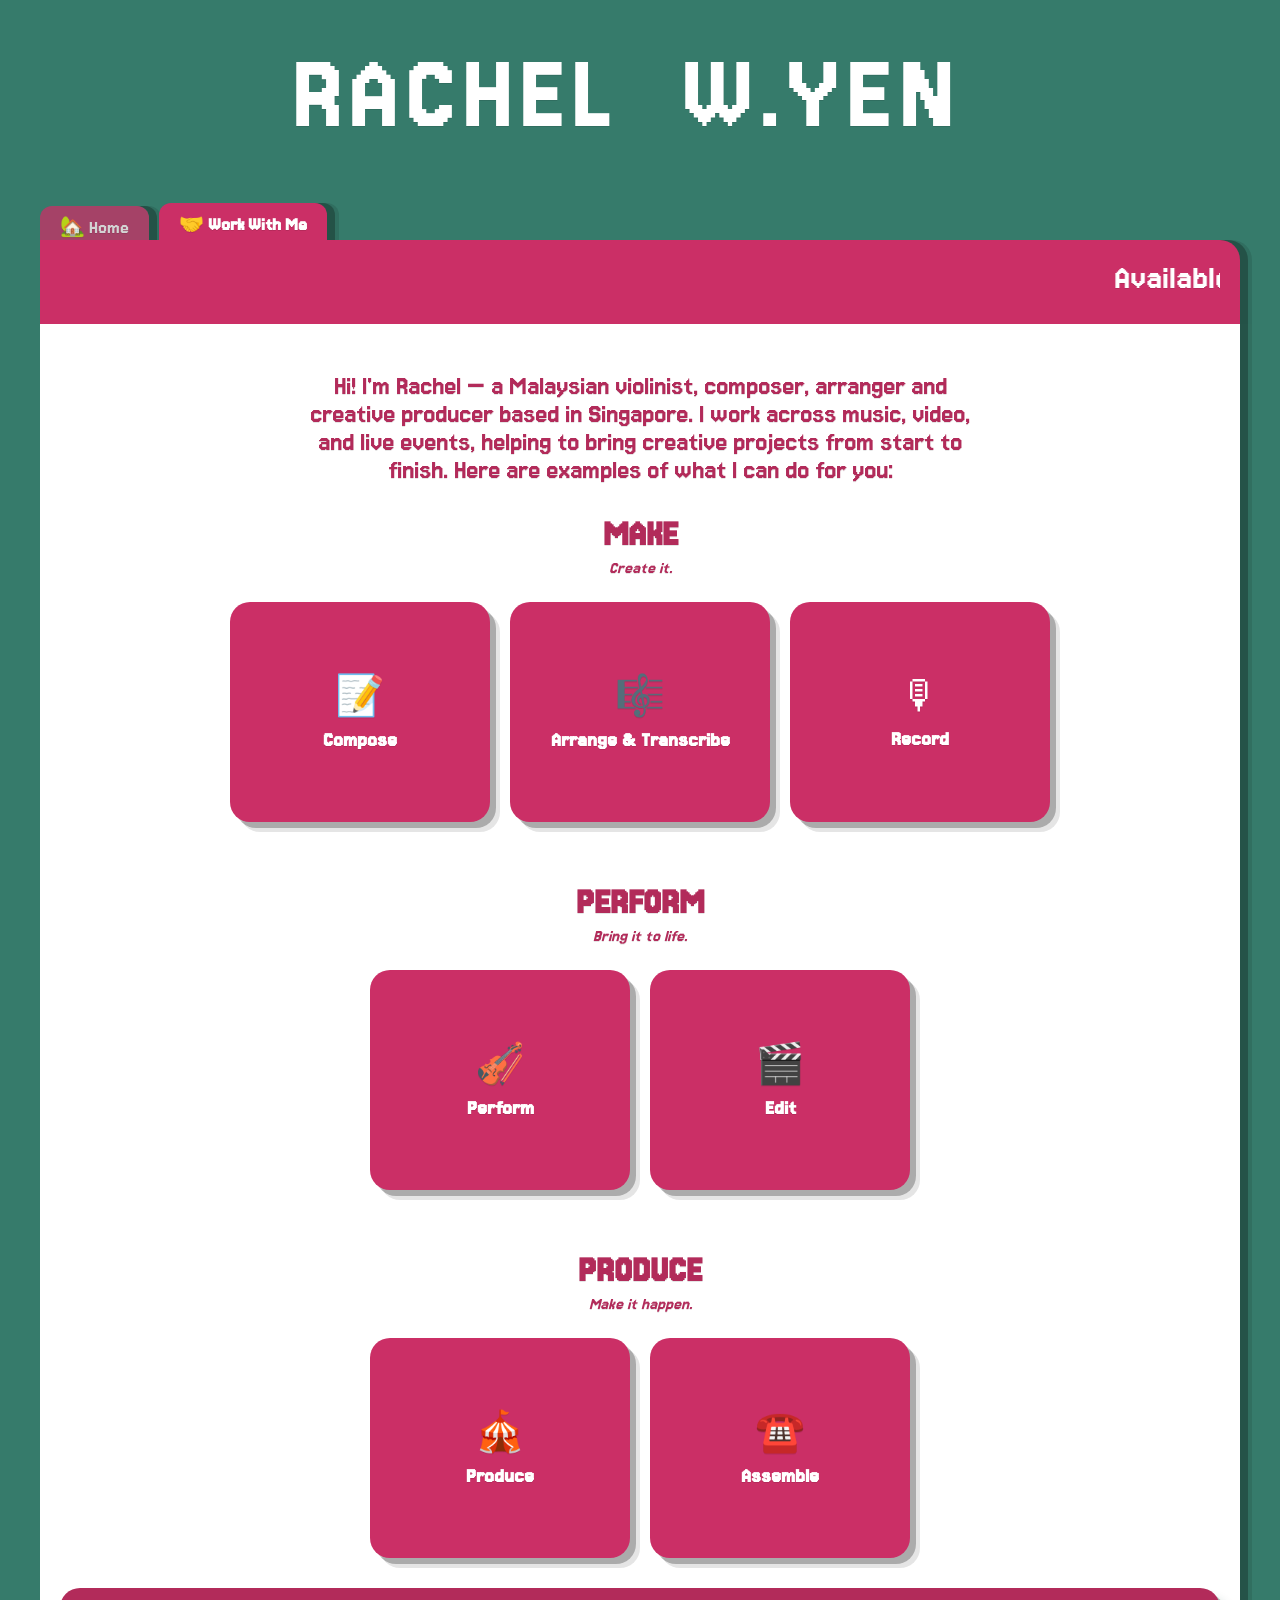
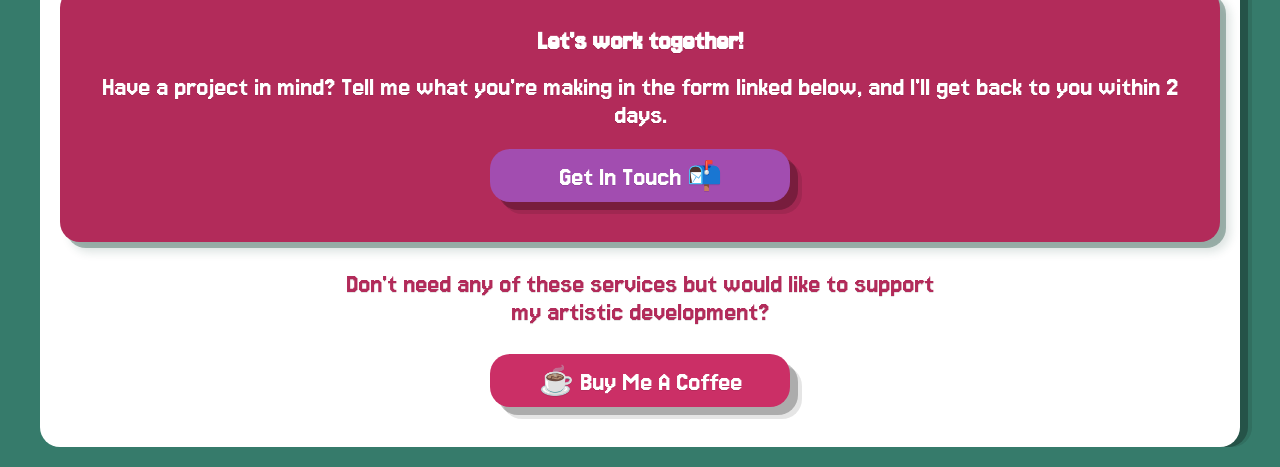
<file: work.html>
<!DOCTYPE html>
<!--
(ง'̀-'́)ง
COPYRIGHT: RACHEL W.YEN 2025 // @ratiorae
-->
<html>

<head>
    <title>Work With Me — Rachel W.yen</title>
    <meta name="viewport" content="width=device-width, initial-scale=1.0">
    <link rel="preconnect" href="https://fonts.googleapis.com">
    <link rel="preconnect" href="https://fonts.gstatic.com" crossorigin>
    <link href="https://fonts.googleapis.com/css2?family=Jersey+15&display=swap" rel="stylesheet">
    <link href="https://fonts.googleapis.com/css2?family=Montserrat+Alternates:ital,wght@0,100;0,200;0,300;0,400;0,500;0,600;0,700;0,800;0,900;1,100;1,200;1,300;1,400;1,500;1,600;1,700;1,800;1,900&display=swap" rel="stylesheet">
    <link href="https://fonts.googleapis.com/css?family=Press+Start+2P&display=swap" rel="stylesheet">
    <link rel="stylesheet" href="style.css">
</head>

<body>
<div class="page-wrap">

    <!-- TITLE -->
<div id="title">RACHEL W.YEN</div>

<!-- BROWSER TAB NAV -->
<div id="nav-tabs">
    <a href="index.html" class="nav-tab">🏡 Home</a>
    <a href="work.html" class="nav-tab active">🤝 Work With Me</a>
</div>

<!-- MARQUEE -->
<div id="marquee">
    <marquee>Available for music, media, events, and any creative projects!</marquee>
</div>

<!-- MAIN BOX -->
<div id="box">

    <div class="work-intro">
        <p>Hi! I'm Rachel — a Malaysian violinist, composer, arranger and creative producer based in Singapore. I work across music, video, and live events, helping to bring creative projects from start to finish. Here are examples of what I can do for you:</p>
    </div>

    <!-- OFFERINGS -->
    <div class="offerings-grid">

        <!-- MAKE -->
        <div class="offering-group">

            <div class="offering-heading">
                <h2>MAKE</h2>
                <p>Create it.</p>
            </div>

            <div class="offering-cards">

                <!-- COMPOSE -->
                <div class="offering-card" onclick="this.classList.toggle('flipped')">
                    <div class="card-inner">
                        <div class="card-front">
                            <div class="offering-icon">📝</div>
                            <h3>Compose</h3>
                        </div>

                        <div class="card-back">
                            <p>Original music for screen, stage, and other creative projects.</p>
                            <span class="card-examples">Film scores · Theatre · Songwriting · Installations</span>
                        </div>
                    </div>
                </div>

                <!-- ARRANGE & TRANSCRIBE -->
                <div class="offering-card" onclick="this.classList.toggle('flipped')">
                    <div class="card-inner">
                        <div class="card-front">
                            <div class="offering-icon">🎼</div>
                            <h3>Arrange &amp; Transcribe</h3>
                        </div>

                        <div class="card-back">
                            <p>Arrangements and scores tailored for any ensemble or occasion.</p>
                            <span class="card-examples">Orchestration · String arrangements · Transcriptions</span>
                        </div>
                    </div>
                </div>

                <!-- RECORD -->
                <div class="offering-card" onclick="this.classList.toggle('flipped')">
                    <div class="card-inner">
                        <div class="card-front">
                            <div class="offering-icon">🎙</div>
                            <h3>Record</h3>
                        </div>

                        <div class="card-back">
                            <p>Musical layers and performances for your recordings and productions.</p>
                            <span class="card-examples">Strings · Remote recording · Synths · Vocals</span>
                        </div>
                    </div>
                </div>

            </div>
        </div>


        <!-- PERFORM -->
        <div class="offering-group">

            <div class="offering-heading">
                <h2>PERFORM</h2>
                <p>Bring it to life.</p>
            </div>

            <div class="offering-cards">

                <!-- PERFORM -->
                <div class="offering-card" onclick="this.classList.toggle('flipped')">
                    <div class="card-inner">
                        <div class="card-front">
                            <div class="offering-icon">🎻</div>
                            <h3>Perform</h3>
                        </div>

                        <div class="card-back">
                            <p>Violin/Fiddle for concerts, recordings, events, pit orchestras and more.</p>
                            <span class="card-examples">Classical · Pop/Rock · Jazz/Blues · Folk/World</span>
                        </div>
                    </div>
                </div>

                <!-- EDIT -->
                <div class="offering-card" onclick="this.classList.toggle('flipped')">
                    <div class="card-inner">
                        <div class="card-front">
                            <div class="offering-icon">🎬</div>
                            <h3>Edit</h3>
                        </div>

                        <div class="card-back">
                            <p>Video editing for creative and promotional content.</p>
                            <span class="card-examples">Social media · Interviews · Performance reels · Event recaps</span>
                        </div>
                    </div>
                </div>

            </div>
        </div>


        <!-- PRODUCE -->
        <div class="offering-group">

            <div class="offering-heading">
                <h2>PRODUCE</h2>
                <p>Make it happen.</p>
            </div>

            <div class="offering-cards">

                <!-- PRODUCE -->
                <div class="offering-card" onclick="this.classList.toggle('flipped')">
                    <div class="card-inner">
                        <div class="card-front">
                            <div class="offering-icon">🎪</div>
                            <h3>Produce</h3>
                        </div>

                        <div class="card-back">
                            <p>Production and coordination for performances, events, and creative projects.</p>
                            <span class="card-examples">Event production · Project coordination · Artist liaison</span>
                        </div>
                    </div>
                </div>

                <!-- ASSEMBLE -->
                <div class="offering-card" onclick="this.classList.toggle('flipped')">
                    <div class="card-inner">
                        <div class="card-front">
                            <div class="offering-icon">☎️</div>
                            <h3>Assemble</h3>
                        </div>

                        <div class="card-back">
                            <p>Need a group? I can put together the right musicians for your project or event.</p>
                            <span class="card-examples">String quartets/ensembles · Pop/rock bands · Jazz combos</span>
                        </div>
                    </div>
                </div>

            </div>
        </div>

    </div>

    <!-- CTA -->
    <div id="stuff">
        <h1>Let's work together!</h1>
        <p class="work-cta-text">Have a project in mind? Tell me what you're making in the form linked below, and I'll get back to you within 2 days.</p>

        <div id="button-hole">
            <div id="buttons">
                <a href="/hello" target="_blank">
                    Get In Touch 📬
                </a>
            </div>
        </div>
    </div>

    <!-- BUY ME A COFFEE -->
    <div class="coffee-section">
        <p>Don't need any of these services but would like to support my artistic development?</p>

        <div id="button-hole">
            <div id="buttons2">
                <a href="https://buymeacoffee.com/ratiorae/" target="_blank">
                    ☕️ Buy Me A Coffee
                </a>
            </div>
        </div>
    </div>

</div>
<!-- END MAIN BOX -->

</div>
<!-- END PAGE WRAP -->

<!-- TITLE BOUNCE ANIMATION -->
<script>
document.addEventListener("DOMContentLoaded", function () {
    const titleEl = document.getElementById("title");
    const originalText = titleEl.textContent.trim();

    function animateTitle() {
        titleEl.textContent = "";
        const words = originalText.split(" ");
        words.forEach((word, wordIndex) => {
            const wordSpan = document.createElement("span");
            wordSpan.className = "word";
            [...word].forEach((char, i) => {
                const letterSpan = document.createElement("span");
                letterSpan.className = "letter";
                letterSpan.textContent = char;
                letterSpan.style.animationDelay = `${(wordIndex * 0.2 + i * 0.05)}s`;
                wordSpan.appendChild(letterSpan);
            });
            titleEl.appendChild(wordSpan);
            titleEl.appendChild(document.createTextNode(" "));
        });
    }

    animateTitle();
    setInterval(() => { titleEl.innerHTML = ""; animateTitle(); }, 15000);
});
</script>

</body>
</html>
</file>
<file: style.css>
/* =============================================
   (ง'̀-'́)ง
   COPYRIGHT: RACHEL W.YEN 2025 // @ratiorae
   #2 Razzle Dazzle Rose
   ============================================= */

/* ── Variables ── */
:root {
    --bg:         #367b6b;
    --body-text:  #b22b5a;
    --link:       #a24db0;
    --title:      #fff;
    --marquee-bg: #cb2f66;
    --marquee-text: #fff;
    --image-bg:   #cb2f66;
    --box-bg:     #fff;
    --button-bg:  #a24db0;
    --footer-bg:  #b22b5a;
    --font-main:  'Jersey 15', Courier, monospace;
    --shadow-dark: rgba(0, 0, 0, 0.25);
    --shadow-darker: rgba(0, 0, 0, 0.1);
    --shadow-green: rgba(18, 66, 54, 0.35);
    --shadow-green-soft: rgba(18, 66, 54, 0.15);
}

/* ── Reset & Base ── */
*, *::before, *::after {
    box-sizing: border-box;
}

body {
    background-color: var(--bg);
    color: var(--body-text);
    padding: 20px;
    font-family: var(--font-main);
    font-size: 10vw;
    text-shadow: 0 1px 0 rgba(0,0,0,0.1);
    margin: 0;
}

a:link, a:active, a:visited {
    color: var(--link);
    text-decoration: none;
    transition-duration: 0.5s;
}

a:hover {
    color: var(--bg);
    transition-duration: 0.5s;
}

/* ── Layout ── */
.page-wrap {
    max-width: 1250px;
    width: 100%;
    margin: 0 auto;
    padding: 0 20px;
    box-sizing: border-box;
}

/* ── Title ── */
#title {
    color: var(--title);
    text-align: center;
    font-size: clamp(9vw, 5vw + 2rem, 80px);
    line-height: 1.3;
    margin: 0 auto 30px auto;
    padding: 0 5vw;
    max-width: 100%;
    overflow-wrap: break-word;
    word-break: normal;
    white-space: nowrap;
    display: block;
    letter-spacing: 0.05em;
}

.word {
    display: inline-block;
    white-space: nowrap;
    margin-right: 0.25em;
}

.letter {
    display: inline-block;
    animation: bounceOnce 1s ease forwards;
}

/* ── Marquee ── */
#marquee {
    background-color: var(--marquee-bg);
    color: var(--marquee-text);
    padding: 20px;
    width: 100%;
    font-size: 36px;
    margin: auto;
    position: relative;
    z-index: 20;
    box-sizing: border-box;
    border-top-left-radius: 0;
    border-top-right-radius: 20px;
    box-shadow: 8px 0 0 0 rgba(0, 0, 0, 0.25),
    12px 0 0 0 rgba(0, 0, 0, 0.1);
}

/* ── Browser Tab Navigation ── */
#nav-tabs {
    display: flex;
    gap: 10px;
    padding: 0;
    margin: 0;
    align-items: flex-end;
    background: transparent;
    position: relative;
    z-index: 10;
    overflow: visible;
}

.nav-tab {
    background-color: rgba(203, 47, 102, 0.75);
    font-family: var(--font-main);
    font-size: clamp(12px, 2vw, 20px);
    padding: 8px 20px;
    border-top-left-radius: 12px;
    border-top-right-radius: 12px;
    border-bottom: none;
    cursor: pointer;
    text-decoration: none;
    display: inline-block;
    transition: opacity 0.2s, background-color 0.2s, transform 0.2s;
    transform: translateY(6px);
    box-shadow: 8px 0 0 rgba(0, 0, 0, 0.25),
    12px 0 0 rgba(0, 0, 0, 0.1);
    position: relative;
    overflow: visible;
    z-index: auto;
}

.nav-tab:link, .nav-tab:visited {
    color: #d3d3d3;
}

.nav-tab:hover {
    opacity: 1;
    color: var(--marquee-text);
    transform: translateY(0px);
}

.nav-tab.active {
    background-color: var(--marquee-bg);
    color: var(--marquee-text);
    opacity: 1;
    transform: translateY(3px);
    font-weight: bold;
}

.nav-tab.active:hover {
    color: var(--marquee-text);
}

/* ── Main Box ── */
#box {
    background-color: var(--box-bg);
    padding: 20px;
    width: 100%;
    text-align: center;
    margin: auto;
    box-sizing: border-box;
    z-index: 30;
    border-bottom-left-radius: 20px;
    border-bottom-right-radius: 20px;
    border-top-right-radius: 0;
    border-top-left-radius: 0;
    box-shadow:
        8px 0 0 var(--shadow-dark),
        12px 0 0 var(--shadow-darker);
}

/* ── Hero + Bio ── */
.hero-bio-wrap {
    display: flex;
    gap: 20px;
    justify-content: center;
    align-items: center;
    flex-wrap: wrap;
    width: 100%;
    box-sizing: border-box;
}

#hero {
    background: var(--image-bg);
    padding: 20px;
    border-radius: 20px;
    display: inline-block;
    box-sizing: border-box;
    width: fit-content;
    max-width: 400px;
    box-shadow:
        6px 6px 0 var(--shadow-green),
        10px 10px 10px var(--shadow-green-soft);
}

#hero img {
    width: 100%;
    display: block;
    max-width: 400px;
}

#hero:hover {
    animation: shake 0.7s;
    animation-iteration-count: 1;
}

#bio {
    padding: 20px;
    text-align: left;
    width: 100%;
    max-width: 400px;
    height: auto;
    font-size: clamp(18px, 4vw, 28px);
    flex: 1 1 300px;
    box-sizing: border-box;
}

/* ── Buttons ── */
#button-hole {
    display: flex;
    flex-wrap: wrap;
    justify-content: center;
    gap: 20px;
    margin: 20px auto;
}

#buttons {
    background-color: var(--button-bg);
    padding: 10px 20px;
    border-radius: 20px;
    box-shadow: 8px 8px 0 var(--shadow-dark),
                12px 12px 0 var(--shadow-darker);
    font-size: clamp(18px, 4vw, 28px);
    text-align: center;
    flex: 0 0 auto;
    max-width: 300px;
    width: 100%;
    box-sizing: border-box;
    display: flex;
    align-items: center;
    justify-content: center;
    height: auto;
}

#buttons:hover {
    animation: shake 0.7s;
    animation-iteration-count: 1;
}

#buttons a {
    color: var(--marquee-text);
    font-size: clamp(20px, 5vw, 28px);
    text-decoration: none;
    display: flex;
    flex-wrap: nowrap;
    align-items: center;
    justify-content: center;
    gap: 10px;
    width: 100%;
    text-align: center;
    white-space: nowrap;
}

#buttons img {
    height: 24px;
    max-width: 1.5em;
    width: auto;
    flex-shrink: 0;
}

#buttons img:hover { animation: none !important; }

#buttons2 {
    background-color: var(--marquee-bg);
    padding: 10px 20px;
    border-radius: 20px;
    box-shadow: 8px 8px 0 var(--shadow-dark),
                12px 12px 0 var(--shadow-darker);
    font-size: clamp(20px, 5vw, 28px);
    text-align: center;
    flex: 0 0 auto;
    max-width: 300px;
    width: 100%;
    box-sizing: border-box;
    display: flex;
    align-items: center;
    justify-content: center;
    height: auto;
}

#buttons2:hover {
    animation: shake 0.7s;
    animation-iteration-count: 1;
}

#buttons2 a {
    color: var(--marquee-text);
    text-decoration: none;
    display: flex;
    flex-wrap: nowrap;
    align-items: center;
    justify-content: center;
    gap: 10px;
    width: 100%;
    text-align: center;
    white-space: nowrap;
}

#buttons2 img {
    height: 24px;
    max-width: 1.5em;
    width: auto;
    flex-shrink: 0;
}

#buttons2 img:hover { animation: none !important; }

/* ── Social / SNS ── */
h2 {
    font-size: 3vw;
}

#sns {
    margin-top: 5px;
    color: var(--bg);
    font-size: 16px;
}

#sns h1 { font-size: 10vw; text-decoration: underline; }
#sns img { width: 40px; }
#sns img:hover {
    animation: shake 0.7s;
    animation-iteration-count: 1;
}

/* ── Footer / Stuff ── */
#stuff {
    background-color: var(--footer-bg);
    text-align: center;
    color: #fff;
    padding: 20px;
    margin-top: 20px;
    border-radius: 20px;
    box-shadow:
        6px 6px 0 var(--shadow-green),
        10px 10px 10px var(--shadow-green-soft);
}

#stuff h1 { font-size: clamp(18px, 4vw, 28px); }
#stuff p  { font-size: clamp(18px, 4vw, 28px); margin: auto; }
#stuff a:link { color: var(--marquee-text); }
#stuff img { width: 40px; }
#stuff img:hover {
    animation: shake 0.7s;
    animation-iteration-count: 1;
}

/* ── Tooltip ── */
#s-m-t-tooltip {
    background-color: var(--marquee-bg);
    color: #fff;
    font-family: var(--font-main);
    font-size: 20px;
    margin: 10px;
    padding: 5px;
    width: auto;
    z-index: 9999;
    line-height: 16px;
    word-wrap: break-word;
    text-align: center;
    border-radius: 8px;
    box-shadow: 2px 2px 8px rgba(0,0,0,0.2);
}

/* ── Popup ── */
.popup {
    position: relative;
    display: inline-block;
    cursor: pointer;
    -webkit-user-select: none;
    -moz-user-select: none;
    -ms-user-select: none;
    user-select: none;
}

.popup .popuptext {
    visibility: hidden;
    opacity: 0;
    width: 160px;
    background-color: var(--marquee-bg);
    color: #fff;
    text-align: center;
    border-radius: 6px;
    padding: 8px 0;
    position: absolute;
    z-index: 1;
    bottom: 125%;
    left: 50%;
    margin-left: -80px;
    transition: opacity 0.5s ease;
}

.popup .popuptext::after {
    content: "";
    position: absolute;
    top: 100%;
    left: 50%;
    margin-left: -5px;
    border-width: 5px;
    border-style: solid;
    border-color: var(--marquee-bg) transparent transparent transparent;
}

.popup .show    { visibility: visible; opacity: 1; animation: fadeIn 0.5s forwards; }
.popup .fadeOut { animation: fadeOut 0.5s forwards; }

/* ── Media Shelf Slide-up Tab ── */
#shelf-tab {
    position: fixed;
    top: 70%;
    right: 0;
    transform: translateX(calc(100% - 36px)) translateY(-50%);
    z-index: 1000;
    display: flex;
    flex-direction: row;
    align-items: flex-end;
    transition: transform 0.4s ease;
}

#shelf-tab.open {
   transform: translateX(0%) translateY(-50%);
}

#shelf-handle {
    background-color: var(--marquee-bg);
    color: var(--marquee-text);
    font-family: var(--font-main);
    font-size: clamp(12px, 1.5vw, 18px);
    padding: 20px 8px;
    border-top-left-radius: 12px;
    border-bottom-left-radius: 12px;
    border-top-right-radius: 0;
    border-bottom-right-radius: 0;
    cursor: pointer;
    user-select: none;
    writing-mode: vertical-rl;
    text-orientation: mixed;
    transition: background-color 0.2s;
    order: 1;
    position: relative;
    z-index: 2;
    box-shadow: -4px 4px 0 var(--shadow-dark);
}

#shelf-handle:hover {
    background-color: var(--button-bg);
}

#shelf-handle span {
   display: block;
   word-spacing: 5px;
}

#shelf-panel {
    background-color: var(--box-bg);
    color: var(--body-text);
    width: 250px;
    overflow: hidden;
    padding: 20px;
    border-top-left-radius: 12px;
    border-bottom-left-radius: 0;
    font-size: clamp(14px, 1.8vw, 20px);
    text-align: left;
    order: 2;
    position: relative;
    z-index: 1;
    box-shadow: -4px 4px 0 var(--shadow-dark);
}

#shelf-panel h3 {
    margin-top: 0;
    font-size: clamp(16px, 2vw, 22px);
    color: var(--marquee-bg);
}

#shelf-panel ul {
    padding-left: 16px;
    margin: 8px 0;
}

#shelf-panel li {
    margin-bottom: 6px;
    font-size: clamp(12px, 1.5vw, 16px);
}

/* ── Work With Me ── */
.work-intro {
    font-size: clamp(18px, 4vw, 28px);
    margin: 20px auto 30px auto;
    max-width: 700px;
    color: var(--body-text);
}

.offerings-grid {
    display: flex;
    flex-direction: column;
    gap: 60px;
    margin: 0 auto 30px auto;
    max-width: 900px;
}

.offering-group {
    width: 100%;
}

.offering-heading {
    text-align: center;
    margin-bottom: 25px;
}

.offering-heading h2 {
    font-family: var(--font-main);
    font-size: clamp(28px, 5vw, 40px);
    margin: 0;
    color: var(--body-text);
}

.offering-heading p {
    font-family: var(--font-main);
    font-size: clamp(14px, 2vw, 18px);
    margin: 5px 0 0;
    color: var(--body-text);
    font-style: italic;
}

.offering-cards {
    display: flex;
    flex-wrap: wrap;
    gap: 20px;
    justify-content: center;
    align-items: start;
}

/* ── Flip Card ── */
.offering-card {
    flex: 0 1 260px;
    max-width: 260px;
    height: 220px;
    cursor: pointer;
    perspective: 1000px;
}

.card-inner {
    position: relative;
    width: 100%;
    height: 100%;
    min-height: 160px;
    transform-style: preserve-3d;
    transition: transform 0.5s ease;
    border-radius: 20px;
}

.offering-card.flipped .card-inner {
    transform: rotateY(180deg);
}

.card-front, .card-back {
    position: absolute;
    width: 100%;
    height: 100%;
    backface-visibility: hidden;
    -webkit-backface-visibility: hidden;
    border-radius: 20px;
    display: flex;
    flex-direction: column;
    align-items: center;
    justify-content: center;
    padding: 20px;
    box-sizing: border-box;
    box-shadow:
        6px 6px 0 var(--shadow-dark),
        10px 10px 0 var(--shadow-darker);
}

.card-front {
    background-color: var(--marquee-bg);
    color: #fff;
}

.card-back {
    background-color: var(--footer-bg);
    color: #fff;
    transform: rotateY(180deg);
    box-shadow: -6px 6px 0 var(--shadow-dark);
}

.offering-icon {
    font-size: 2.5rem;
    margin-bottom: 10px;
}

.offering-card h3 {
    font-family: var(--font-main);
    font-size: clamp(18px, 3vw, 22px);
    margin: 0;
    color: #fff;
    text-align: center;
}

.card-back p {
    font-family: var(--font-main);
    font-size: clamp(16px, 4vw, 22px);
    color: #fff;
    margin: 0 0 10px 0;
    line-height: 1.5;
    text-align: center;
}

.card-examples {
    font-family: var(--font-main);
    font-size: clamp(13px, 3vw, 16px);
    color: rgba(255,255,255,0.75);
    text-align: center;
    font-style: italic;
}

.work-cta-text {
    font-size: clamp(18px, 4vw, 28px);
    margin-bottom: 20px;
}

.coffee-section {
    margin: 20px auto 10px auto;
    max-width: 600px;
    font-size: clamp(18px, 4vw, 28px);
    color: var(--body-text);
}

/* ── Tables ── */
table { padding-left: 5px; width: auto; margin: auto; }
td    { font-size: 25px; float: left; }
tr    { margin: auto; }
tr:after { content: ""; display: table; clear: both; }

/* ── Keyframes ── */
@keyframes shake {
    0%  { transform: translate(1px, 1px) rotate(0deg); }
    10% { transform: translate(-1px, -2px) rotate(-1deg); }
    20% { transform: translate(-3px, 0px) rotate(1deg); }
    30% { transform: translate(3px, 2px) rotate(0deg); }
}

@keyframes bounceOnce {
    0%, 20%, 50%, 80%, 100% { transform: translateY(0); }
    40% { transform: translateY(-30px); }
    60% { transform: translateY(-15px); }
}

@keyframes fadeIn  { from { opacity: 0; } to { opacity: 1; } }
@keyframes fadeOut {
    0%   { opacity: 1; visibility: visible; }
    100% { opacity: 0; visibility: hidden; }
}

/* ── Responsive ── */
@media screen and (max-width: 600px) {
    body { padding: 10px; }

    .word {
        display: block;
        white-space: nowrap;
        margin-bottom: 0.2em;
    }

    .hero-bio-wrap { flex-direction: column; align-items: center; }

    #title {
        font-size: clamp(9vw, 5vw + 2rem, 80px);
        max-width: 90vw;
        white-space: normal;
        overflow-wrap: break-word;
        word-break: normal;
        line-height: 1.2;
        text-align: center;
        margin: 0 auto;
        padding: 0;
    }

    #marquee  { font-size: 20px; padding: 10px; }
    #bio      { padding: 10px; font-size: 22px; min-height: unset; flex: none; max-width: 90vw; text-align: center; margin: auto; }
    #hero     { max-width: 90vw; }
    #box      { padding: 10px; }

    #button-hole { flex-direction: column; align-items: center; }

    #nav-tabs { gap: 3px; }
    .nav-tab  { padding: 6px 12px; font-size: 12px; }

    #shelf-tab  { right: 0; }
    #shelf-panel { width: 200px; }

   .offerings-grid {
        flex-direction: column;
        align-items: center;
    }

   .offering-group {
        width: 100%;
    }

    .offering-heading {
        margin-bottom: 20px;
    }

    .offering-heading h2 {
        font-size: clamp(26px, 8vw, 34px);
    }

    .offering-heading p {
        font-size: 15px;
        margin-top: 4px;
    }

    .offering-cards {
        flex-direction: column;
        align-items: center;
        gap: 20px;
    }

    .offering-card {
        max-width: 90vw;
        width: 100%;
        height: 220px;
    }
   .card-inner {
        min-height: 160px;
    }

    .card-front, .card-back {
        min-height: 160px;
    }

    .offering-card h3 {
        font-size: 7vw;
    }

    .card-back p {
        font-size: 6vw;
    }

    .card-examples {
        font-size: 4.5vw;
    }
}
</file>
